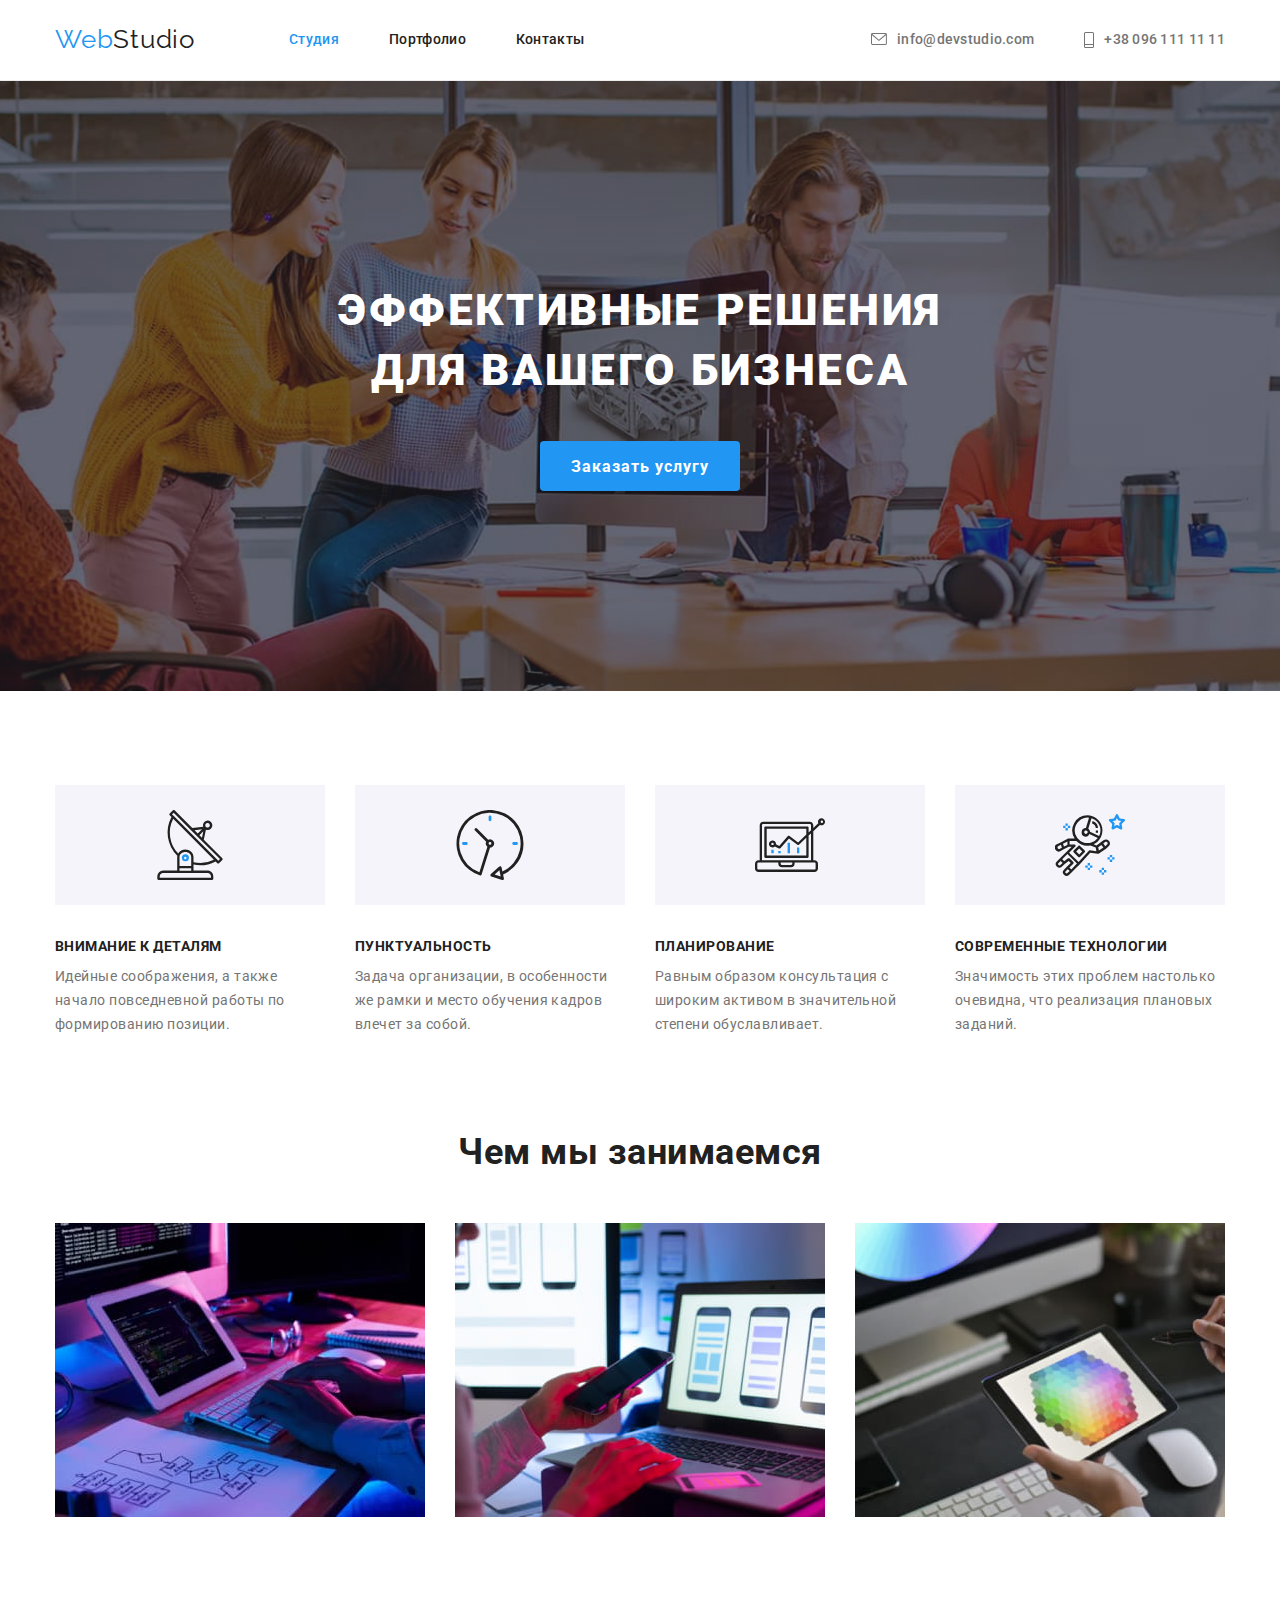
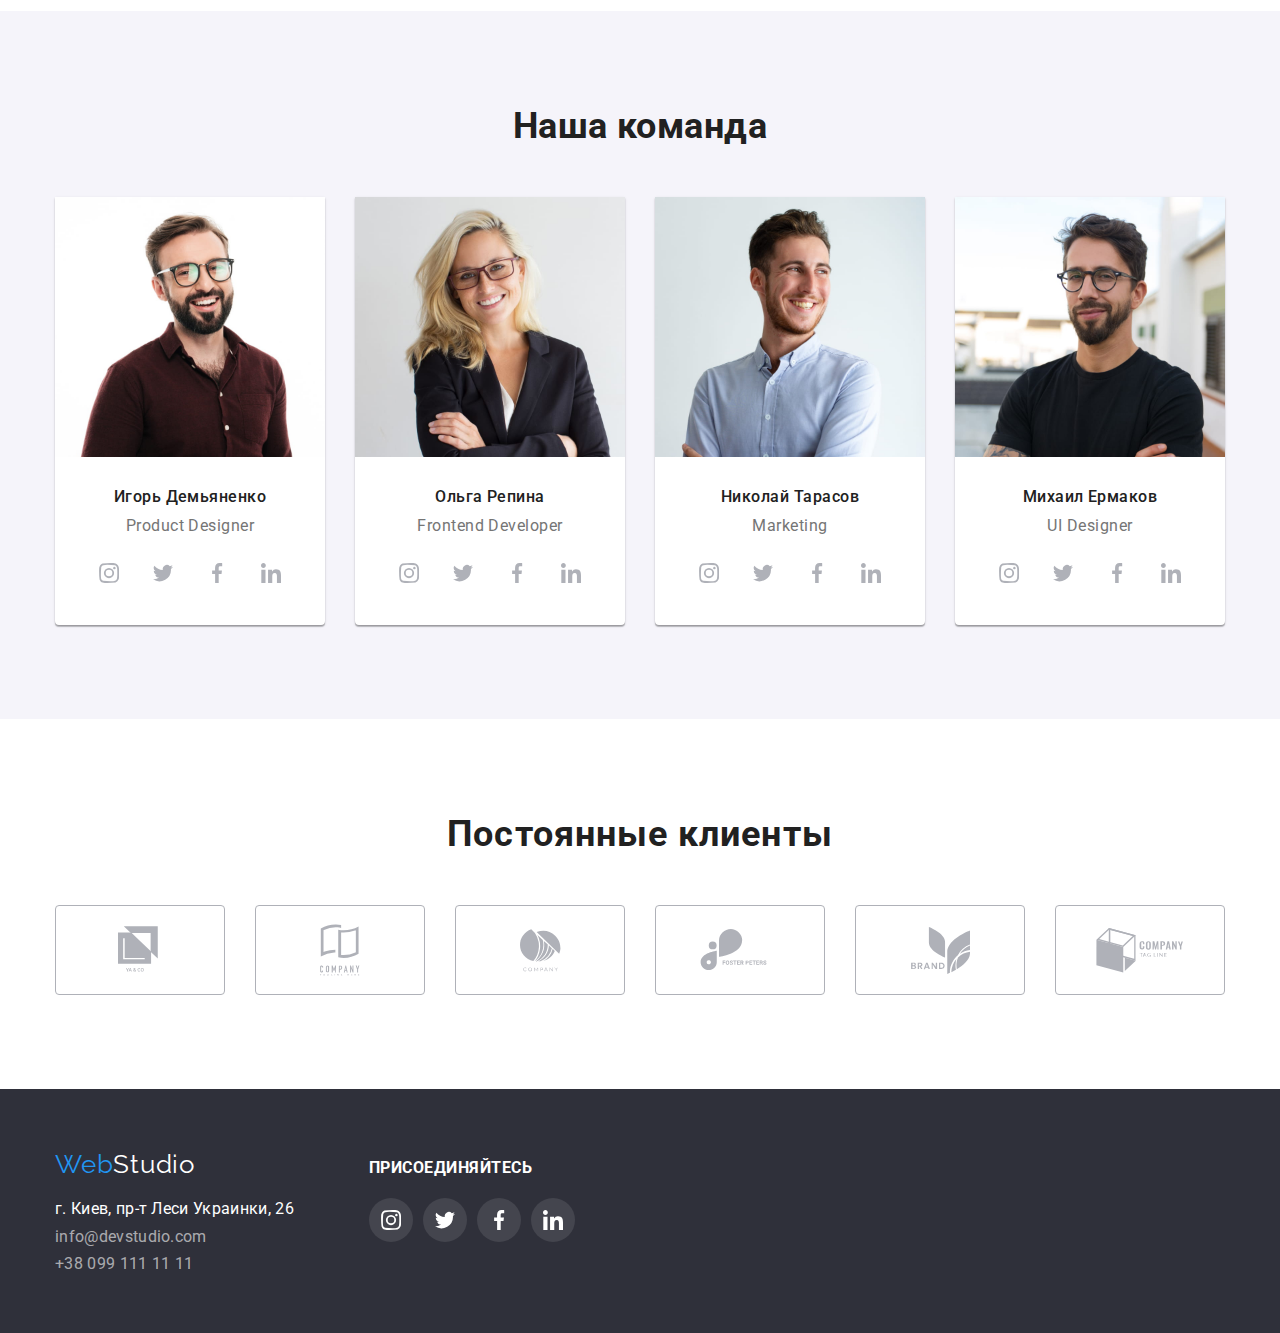
<file: index.html>
<!DOCTYPE html>
<html lang="ru">
<head>
    <meta charset="UTF-8">
    <meta name="viewport" content="width=device-width, initial-scale=1.0">
    <title>Студия</title>
    <link href="https://fonts.googleapis.com/css2?family=Raleway:wght@700&family=Roboto:wght@400;500;700;900&display=swap"
        rel="stylesheet">
        <link rel="stylesheet" href="https://cdnjs.cloudflare.com/ajax/libs/modern-normalize/1.0.0/modern-normalize.min.css" />
    <link rel="stylesheet" href="./css/styles.css">
</head>
<body>
    <header class="header">
        <div class="container">
            <nav class="nav-site">
                <ul class="nav-site-main">
                    <li lang="en" class="nav-item">
                        <a href="./index.html" class="logo-link"><span class="logo">Web</span>Studio</a>
                    </li>
                    <li class="nav-item font-500">
                        <a href="./index.html" class="link current">Студия</a>
                    </li>
                    <li class="nav-item font-500">
                        <a href="./portfolio.html" class="link">Портфолио</a>
                    </li>
                    <li class="nav-item font-500">
                        <a href="#" class="link">Контакты</a>
                    </li>
                </ul>
            </nav>
            <ul class="contacts-header">
                <li class="contacts-item font-500">
                    <a href="mailto:info@devstudio.com" class="contacts-link">
                        <svg class="first-header-svg" width="16px" height="12px">
                            <use href="./images/icons/symbol-defs-optimus.svg#icon-mailto"></use>
                        </svg>
                        info@devstudio.com
                    </a>
                </li>
                <li class="contacts-item font-500">
                    <a href="tel:+380961111111" class="contacts-link">
                        <svg class="second-header-svg" width="10px" height="16px">
                            <use href="./images/icons/symbol-defs-optimus.svg#icon-phone"></use>
                        </svg>
                        +38 096 111 11 11
                    </a>
                </li>
            </ul>
        </div>
    </header>
    <main>
        <!-- first section -->
        <section class="hero">
            <div class="container">
                <h1 class="font-900 letter-spacing-06 uppercase">Эффективные решения для вашего бизнеса</h1>
                <button type="button" class="font-700 letter-spacing-06 button button-bc">Заказать услугу</button>
            </div>
        </section>
        <!-- second section -->
        <section class="features">
            <div class="container">
                <h2 hidden>Наши преимущества</h2>
                <ul class="features-list">
                    <li class="features-item features-first">
                        <h3 class="font-700 uppercase">Внимание к деталям</h3>
                        <p>Идейные соображения, а также начало повседневной работы по формированию позиции.</p>
                    </li>
                    <li class="features-item features-second">
                        <h3 class="font-700 uppercase">Пунктуальность</h3>
                        <p>Задача организации, в особенности же рамки и место обучения кадров влечет за собой.</p>
                    </li>
                    <li class="features-item features-third">
                        <h3 class="font-700 uppercase">Планирование</h3>
                        <p>Равным образом консультация с широким активом в значительной степени обуславливает.</p>
                    </li>
                    <li class="features-item features-forth">
                        <h3 class="font-700 uppercase">Современные технологии</h3>
                        <p>Значимость этих проблем настолько очевидна, что реализация плановых заданий.</p>
                    </li>
                </ul>
            </div>
        </section>
        <!-- third section -->
        <section class="what-we-do">
            <div class="container">
                <h2 class="font-700 what-we-do-title">Чем мы занимаемся</h2>
                <ul class="what-we-do-list">
                    <li class="wwd-list-item">
                        <img src="./images/what-we-do/what-we-do-1.jpg" alt="do programming" width="370">
                    </li>
                    <li class="wwd-list-item">
                        <img src="./images/what-we-do/what-we-do-2.jpg" alt="do adaptive" width="370">
                    </li>
                    <li class="wwd-list-item">
                        <img src="./images/what-we-do/what-we-do-3.jpg" alt="do design" width="370">
                    </li>
                </ul>
            </div>
        </section>
        <!-- forth section -->
        <section class="team">
            <div class="container">
                <h2 class="font-700 team-title">Наша команда</h2>
                <ul class="team-list">
                    <li class="team-list-item">
                        <img src="./images/our-team/igor-demianenko.jpg" alt="Игорь Демьяненко" width="270">
                        <div class="team-div">
                            <h3 class="font-500 team-title-member">Игорь Демьяненко</h3>
                            <p lang="en" class="team-member-chair">Product Designer</p>
                        </div>
                        <ul class="member-social-list">
                            <li class="member-list-item">
                                <a href="#" class="member-social-link-link">
                                    <svg class="social-svg" width="20px" height="20px">
                                        <use href="./images/icons/symbol-defs-optimus.svg#icon-instagram"></use>
                                    </svg>
                                </a>
                            </li>
                            <li class="member-list-item">
                                <a href="#" class="member-social-link-link">
                                    <svg class="social-svg" width="20px" height="20px">
                                        <use href="./images/icons/symbol-defs-optimus.svg#icon-twitter"></use>
                                    </svg>
                                </a>
                            </li>
                            <li class="member-list-item">
                                <a href="#" class="member-social-link-link">
                                    <svg class="social-svg" width="20px" height="20px">
                                        <use href="./images/icons/symbol-defs-optimus.svg#icon-facebook"></use>
                                    </svg>
                                </a>
                            </li>
                            <li class="member-list-item">
                                <a href="#" class="member-social-link-link">
                                    <svg class="social-svg" width="20px" height="20px">
                                        <use href="./images/icons/symbol-defs-optimus.svg#icon-linkedin"></use>
                                    </svg>
                                </a>
                            </li>
                        </ul>
                    </li>
                    <li class="team-list-item">
                        <img src="./images/our-team/olga-repina.jpg" alt="Ольга Репина" width="270">
                        <div class="team-div">
                            <h3 class="font-500 team-title-member">Ольга Репина</h3>
                            <p lang="en" class="team-member-chair">Frontend Developer</p>
                        </div>
                        <ul class="member-social-list">
                            <li class="member-list-item">
                                <a href="#" class="member-social-link-link">
                                    <svg class="social-svg" width="20px" height="20px">
                                        <use href="./images/icons/symbol-defs-optimus.svg#icon-instagram"></use>
                                    </svg>
                                </a>
                            </li>
                            <li class="member-list-item">
                                <a href="#" class="member-social-link-link">
                                    <svg class="social-svg" width="20px" height="20px">
                                        <use href="./images/icons/symbol-defs-optimus.svg#icon-twitter"></use>
                                    </svg>
                                </a>
                            </li>
                            <li class="member-list-item">
                                <a href="#" class="member-social-link-link">
                                    <svg class="social-svg" width="20px" height="20px">
                                        <use href="./images/icons/symbol-defs-optimus.svg#icon-facebook"></use>
                                    </svg>
                                </a>
                            </li>
                            <li class="member-list-item">
                                <a href="#" class="member-social-link-link">
                                    <svg class="social-svg" width="20px" height="20px">
                                        <use href="./images/icons/symbol-defs-optimus.svg#icon-linkedin"></use>
                                    </svg>
                                </a>
                            </li>
                        </ul>
                    </li>
                    <li class="team-list-item">
                        <img src="./images/our-team/nikolay-tarasov.jpg" alt="Николай Тарасов" width="270">
                        <div class="team-div">
                            <h3 class="font-500 team-title-member">Николай Тарасов</h3>
                            <p lang="en" class="team-member-chair">Marketing</p>
                        </div>
                        <ul class="member-social-list">
                            <li class="member-list-item">
                                <a href="#" class="member-social-link-link">
                                    <svg class="social-svg" width="20px" height="20px">
                                        <use href="./images/icons/symbol-defs-optimus.svg#icon-instagram"></use>
                                    </svg>
                                </a>
                            </li>
                            <li class="member-list-item">
                                <a href="#" class="member-social-link-link">
                                    <svg class="social-svg" width="20px" height="20px">
                                        <use href="./images/icons/symbol-defs-optimus.svg#icon-twitter"></use>
                                    </svg>
                                </a>
                            </li>
                            <li class="member-list-item">
                                <a href="#" class="member-social-link-link">
                                    <svg class="social-svg" width="20px" height="20px">
                                        <use href="./images/icons/symbol-defs-optimus.svg#icon-facebook"></use>
                                    </svg>
                                </a>
                            </li>
                            <li class="member-list-item">
                                <a href="#" class="member-social-link-link">
                                    <svg class="social-svg" width="20px" height="20px">
                                        <use href="./images/icons/symbol-defs-optimus.svg#icon-linkedin"></use>
                                    </svg>
                                </a>
                            </li>
                        </ul>
                    </li>
                    <li class="team-list-item">
                        <img src="./images/our-team/mihail-ermakov.jpg" alt="Михаил Ермаков" width="270">
                        <div class="team-div">
                            <h3 class="font-500 team-title-member">Михаил Ермаков</h3>
                            <p lang="en" class="team-member-chair">UI Designer</p>
                        </div>
                        <ul class="member-social-list">
                            <li class="member-list-item">
                                <a href="#" class="member-social-link-link">
                                    <svg class="social-svg" width="20px" height="20px">
                                        <use href="./images/icons/symbol-defs-optimus.svg#icon-instagram"></use>
                                    </svg>
                                </a>
                            </li>
                            <li class="member-list-item">
                                <a href="#" class="member-social-link-link">
                                    <svg class="social-svg" width="20px" height="20px">
                                        <use href="./images/icons/symbol-defs-optimus.svg#icon-twitter"></use>
                                    </svg>
                                </a>
                            </li>
                            <li class="member-list-item">
                                <a href="#" class="member-social-link-link">
                                    <svg class="social-svg" width="20px" height="20px">
                                        <use href="./images/icons/symbol-defs-optimus.svg#icon-facebook"></use>
                                    </svg>
                                </a>
                            </li>
                            <li class="member-list-item">
                                <a href="#" class="member-social-link-link">
                                    <svg class="social-svg" width="20px" height="20px">
                                        <use href="./images/icons/symbol-defs-optimus.svg#icon-linkedin"></use>
                                    </svg>
                                </a>
                            </li>
                        </ul>
                    </li>
                </ul>
            </div>
        </section>
                <!-- клиенты, fifth section -->
        <section class="our-clients">
            <div class="container">
                <h2 lang="ru" class="font-700 our-clients-title">Постоянные клиенты</h2>
                <ul class="clients-list">
                    <li class="clients-list-item">
                        <a href="" class="clients-list-link">
                            <svg class="social-svg" width="44" height="49">
                                <use href="./images/icons/symbol-defs-optimus.svg#icon-company-first"></use>
                            </svg>
                        </a>
                    </li>
                    <li class="clients-list-item">
                        <a href="" class="clients-list-link">
                            <svg class="social-svg" width="40" height="52">
                                <use href="./images/icons/symbol-defs-optimus.svg#icon-company-second"></use>
                            </svg>
                        </a>
                    </li>
                    <li class="clients-list-item">
                        <a href="" class="clients-list-link">
                            <svg class="social-svg" width="41" height="43">
                                <use href="./images/icons/symbol-defs-optimus.svg#icon-company-third"></use>
                            </svg>
                        </a>
                    </li>
                    <li class="clients-list-item">
                        <a href="" class="clients-list-link">
                            <svg class="social-svg" width="80" height="42">
                                <use href="./images/icons/symbol-defs-optimus.svg#icon-company-forth"></use>
                             </svg>
                        </a>
                    </li>
                    <li class="clients-list-item">
                        <a href="" class="clients-list-link">
                            <svg class="social-svg" width="59" height="47">
                                <use href="./images/icons/symbol-defs-optimus.svg#icon-company-fifth"></use>
                            </svg>
                        </a>
                    </li>
                    <li class="clients-list-item">
                        <a href="" class="clients-list-link">
                            <svg class="social-svg" width="88" height="45">
                                <use href="./images/icons/symbol-defs-optimus.svg#icon-company-sixth"></use>
                            </svg>
                        </a>
                    </li>
                </ul>
            </div>
        </section>
    </main>
    <footer class="footer">
        <div class="container">
            <div class="footer-leftside">
                <a href="./index.html" class="footer-link"><span class="logo">Web</span>Studio</a>
                <address class="address">
                    <ul class="footer-list">
                        <li class="footer-list-item">
                            <a href="https://goo.gl/maps/Ar7S7timAM4m2ztU9" target="_blank" class="city-address">г. Киев, пр-т Леси Украинки, 26</a>
                        </li>
                        <li class="footer-list-item">
                            <a href="mailto:info@devstudio.com">info@devstudio.com</a>
                        </li>
                        <li class="footer-list-item">
                            <a href="tel:+380991111111">+38 099 111 11 11</a>
                        </li>
                    </ul>
                </address>
            </div>
            <div class="footer-center">
                <p lang="ru" class="footer-text font-700">присоединяйтесь</p>
                <ul class="footer-social-list">
                    <li class="footer-social-list-item">
                        <a href="#" class="footer-social-link">
                            <svg class="social-svg" width="20px" height="20px">
                                <use href="./images/icons/symbol-defs-optimus.svg#icon-instagram"></use>
                            </svg>
                        </a>
                    </li>
                    <li class="footer-social-list-item">
                        <a href="#" class="footer-social-link">
                            <svg class="social-svg" width="20px" height="20px">
                                <use href="./images/icons/symbol-defs-optimus.svg#icon-twitter"></use>
                            </svg>
                        </a>
                    </li>
                    <li class="footer-social-list-item">
                        <a href="#" class="footer-social-link">
                            <svg class="social-svg" width="20px" height="20px">
                                <use href="./images/icons/symbol-defs-optimus.svg#icon-facebook"></use>
                            </svg>
                        </a>
                    </li>
                    <li class="footer-social-list-item">
                        <a href="#" class="footer-social-link">
                            <svg class="social-svg" width="20px" height="20px">
                                <use href="./images/icons/symbol-defs-optimus.svg#icon-linkedin"></use>
                            </svg>
                        </a>
                    </li>
                </ul>
            </div>
        </div>
    </footer>
</body>
</html>
</file>
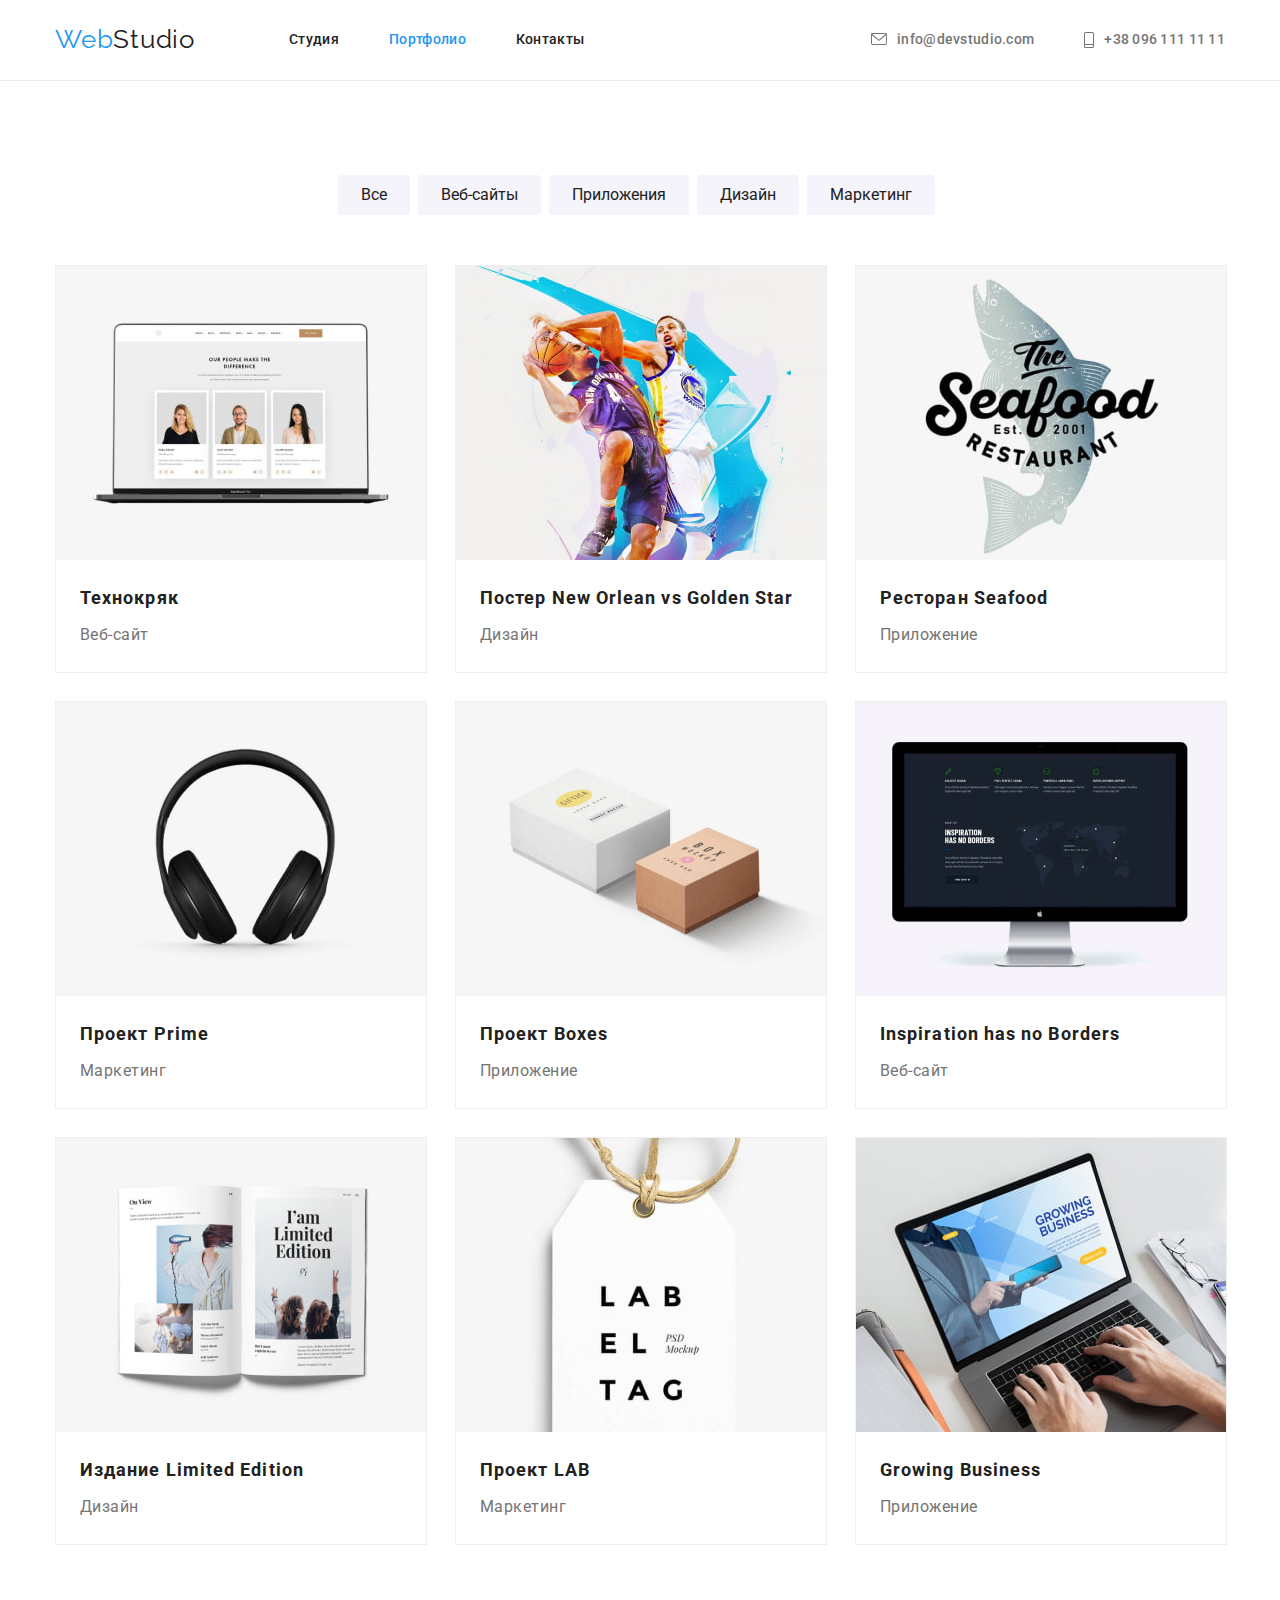
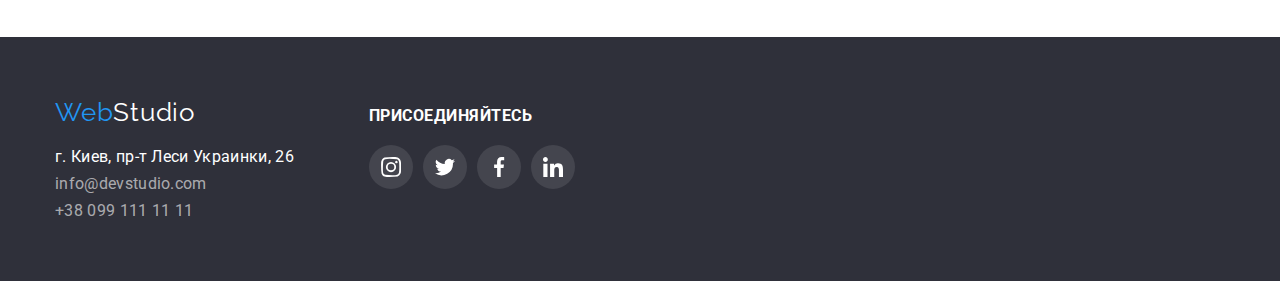
<file: portfolio.html>
<!DOCTYPE html>
<html lang="ru">

<head>
    <meta charset="UTF-8">
    <meta name="viewport" content="width=device-width, initial-scale=1.0">
    <title>Портфолио</title>
    <link href="https://fonts.googleapis.com/css2?family=Raleway:wght@700&family=Roboto:wght@400;500;700;900&display=swap"
        rel="stylesheet">
        <link rel="stylesheet" href="https://cdnjs.cloudflare.com/ajax/libs/modern-normalize/1.0.0/modern-normalize.min.css" />
    <link rel="stylesheet" href="./css/styles.css">
</head>
<body>
    <header class="header">
        <div class="container">
            <nav class="nav-site">
                <ul class="nav-site-main">
                    <li lang="en" class="nav-item">
                        <a href="./index.html" class="logo-link"><span class="logo">Web</span>Studio</a>
                    </li>
                    <li class="nav-item font-500">
                        <a href="./index.html" class="link">Студия</a>
                    </li>
                    <li class="nav-item font-500">
                        <a href="./portfolio.html" class="link current">Портфолио</a>
                    </li>
                    <li class="nav-item font-500">
                        <a href="#" class="link">Контакты</a>
                    </li>
                </ul>
            </nav>
            <ul class="contacts-header">
                <li class="contacts-item font-500">
                    <a href="mailto:info@devstudio.com" class="contacts-link">
                        <svg class="first-header-svg" width="16px" height="12px">
                            <use href="./images/icons/symbol-defs-optimus.svg#icon-mailto"></use>
                        </svg>
                        info@devstudio.com
                    </a>
                </li>
                <li class="contacts-item font-500">
                    <a href="tel:+380961111111" class="contacts-link">
                        <svg class="second-header-svg" width="10px" height="16px">
                            <use href="./images/icons/symbol-defs-optimus.svg#icon-phone"></use>
                        </svg>
                        +38 096 111 11 11
                    </a>
                </li>
            </ul>
        </div>
    </header>
    <main>
        <section class="portfolio-main">
            <div class="container">
                <h1 hidden lang="en">Portfolio</h1>
                <ul class="portfolio-filter">
                    <li class="pf-button">
                        <button type="button" class="filter-button button-bc">Все</button>
                    </li>
                    <li class="pf-button">
                        <button type="button" class="filter-button button-bc">Веб-сайты</button>
                    </li>
                    <li class="pf-button">
                        <button type="button" class="filter-button button-bc">Приложения</button>
                    </li>
                    <li class="pf-button">
                        <button type="button" class="filter-button button-bc">Дизайн</button>
                    </li>
                    <li class="pf-button">
                        <button type="button" class="filter-button button-bc">Маркетинг</button>
                    </li>
                </ul>
                <h2 hidden>Our Works</h2>
                <ul class="portfolio-list">
                    <li class="portfolio-list-item">
                        <a href="" class="portfolio-list-link">
                            <img src="./images/portfolio/techno_crack.jpg" alt="techno crack">
                            <div class="portfolio-card-div">
                                <h3>Технокряк</h3>
                                <p>Веб-сайт</p>
                            </div>
                        </a>
                    </li>
                    <li class="portfolio-list-item">
                        <a href="" class="portfolio-list-link">
                            <img src="./images/portfolio/new_orlean_vs_golden_star.jpg" alt="new orlean vs golden star">
                            <div class="portfolio-card-div">
                                <h3>Постер New Orlean vs Golden Star</h3>
                                <p>Дизайн</p>
                            </div>
                        </a>
                    </li>
                    <li class="portfolio-list-item">
                        <a href="" class="portfolio-list-link">
                            <img src="./images/portfolio/seafood_restaurant.jpg" alt="seafood restaurant">
                            <div class="portfolio-card-div">
                                <h3>Ресторан Seafood</h3>
                                <p>Приложение</p>
                            </div>
                        </a>
                    </li>
                    <li class="portfolio-list-item">
                        <a href="" class="portfolio-list-link">
                            <img src="./images/portfolio/project_prime.jpg" alt="project prime">
                            <div class="portfolio-card-div">
                                <h3>Проект Prime</h3>
                                <p>Маркетинг</p>
                            </div>
                        </a>
                    </li>
                    <li class="portfolio-list-item">
                        <a href="" class="portfolio-list-link">
                            <img src="./images/portfolio/project_boxes.jpg" alt="project boxes">
                            <div class="portfolio-card-div">
                                <h3>Проект Boxes</h3>
                                <p>Приложение</p>
                            </div>
                        </a>
                    </li>
                    <li class="portfolio-list-item">
                        <a href="" class="portfolio-list-link">
                            <img src="./images/portfolio/inspiration_has_no_borders.jpg" alt="inspiration has no borders">
                            <div class="portfolio-card-div">
                                <h3>Inspiration has no Borders</h3>
                                <p>Веб-сайт</p>
                            </div>
                        </a>
                    </li>
                    <li class="portfolio-list-item bottom-list-item">
                        <a href="" class="portfolio-list-link">
                            <img src="./images/portfolio/limited_edition.jpg" alt="limited edition">
                            <div class="portfolio-card-div">
                                <h3>Издание Limited Edition</h3>
                                <p>Дизайн</p>
                            </div>
                        </a>
                    </li>
                    <li class="portfolio-list-item bottom-list-item">
                        <a href="" class="portfolio-list-link">
                            <img src="./images/portfolio/project_lab.jpg" alt="project lab">
                            <div class="portfolio-card-div">
                                <h3>Проект LAB</h3>
                                <p>Маркетинг</p>
                            </div>
                        </a>
                    </li>
                    <li class="portfolio-list-item bottom-list-item">
                        <a href="" class="portfolio-list-link">
                            <img src="./images/portfolio/growing_business.jpg" alt="growing business">
                            <div class="portfolio-card-div">
                                <h3>Growing Business</h3>
                                <p>Приложение</p>
                            </div>
                        </a>
                    </li>
                </ul>
            </div>
        </section>
        
    </main>
    <footer class="footer">
        <div class="container">
            <div class="footer-leftside">
                <a href="./index.html" class="footer-link"><span class="logo">Web</span>Studio</a>
                <address class="address">
                    <ul class="footer-list">
                        <li class="footer-list-item">
                            <a href="https://goo.gl/maps/Ar7S7timAM4m2ztU9" target="_blank" class="city-address">г. Киев,
                                пр-т Леси Украинки, 26</a>
                        </li>
                        <li class="footer-list-item">
                            <a href="mailto:info@devstudio.com">info@devstudio.com</a>
                        </li>
                        <li class="footer-list-item">
                            <a href="tel:+380991111111">+38 099 111 11 11</a>
                        </li>
                    </ul>
                </address>
            </div>
            <div class="footer-center">
                <p lang="ru" class="footer-text font-700">присоединяйтесь</p>
                <ul class="footer-social-list">
                    <li class="footer-social-list-item">
                        <a href="#" class="footer-social-link">
                            <svg class="social-svg" width="20px" height="20px">
                                <use href="./images/icons/symbol-defs-optimus.svg#icon-instagram"></use>
                            </svg>
                        </a>
                    </li>
                    <li class="footer-social-list-item">
                        <a href="#" class="footer-social-link">
                            <svg class="social-svg" width="20px" height="20px">
                                <use href="./images/icons/symbol-defs-optimus.svg#icon-twitter"></use>
                            </svg>
                        </a>
                    </li>
                    <li class="footer-social-list-item">
                        <a href="#" class="footer-social-link">
                            <svg class="social-svg" width="20px" height="20px">
                                <use href="./images/icons/symbol-defs-optimus.svg#icon-facebook"></use>
                            </svg>
                        </a>
                    </li>
                    <li class="footer-social-list-item">
                        <a href="#" class="footer-social-link">
                            <svg class="social-svg" width="20px" height="20px">
                                <use href="./images/icons/symbol-defs-optimus.svg#icon-linkedin"></use>
                            </svg>
                        </a>
                    </li>
                </ul>
            </div>
        </div>
    </footer>
</body>
</html>
</file>
<file: css/styles.css>
:root {
  --main-text-color: #212121;
  --other-text-color: #757575;
  --color-hover_focus: #2196f3;
  --font-title: "Raleway", sans-serif;
  --font-other: "Roboto", sans-serif;
  --very-light-color: #fff;
  --dark-background: #2f303a;
  --grey-light-background: #ececec;
  --grey-ld-background: #f5f4fa;
  --border-color: #eee;
  --svg-color-cool: #afb1b8;
  --semi-black: rgba(255, 255, 255, 0.1);
}
body {
  color: var(--main-text-color);
  font-family: var(--font-other);
  font-weight: 400;
  letter-spacing: 0.03em;
  background: var(--very-light-color);
}
img {
  display: block;
}
.nav-item:last-child {
  margin-right: 0;
}
.nav-item {
  margin-right: 50px;
  color: inherit;
}
.link {
  display: block;
  padding: 32px 0;
}
.nav-item:first-child {
  margin-right: 94px;
}
ul {
  list-style: none;
  padding: 0;
  margin: 0;
}
.header {
  background-color: var(--very-light-color);
  border-bottom: 1px solid var(--grey-light-background);
}
.container {
  width: 1200px;
  margin: 0 auto;
  padding: 0 15px;
}
.header > .container {
  display: flex;
  justify-content: space-between;
}
.nav-site-main,
.contacts-header {
  display: flex;
  align-items: center;
}
.header ul {
  font-size: 14px;
  line-height: 1.14;
}
.header nav {
  letter-spacing: 0.02em;
}
.nav-site .nav-item > .current {
  color: var(--color-hover_focus);
}
.logo-link {
  display: flex;
  font-family: var(--font-title);
  letter-spacing: 0.03em;
  font-size: 26px;
  line-height: 1.19;
  padding: 24px 0 25px 0;
}
.logo {
  color: var(--color-hover_focus);
}
.contacts-header {
  display: flex;
  color: var(--other-text-color);
  letter-spacing: 0.02em;
}
.contacts-header .contacts-item + .contacts-item {
  margin-left: 50px;
}
.contacts-link:visited,
.contacts-link:link {
  color: var(--other-text-color);
}
.contacts-link {
  display: flex;
  padding: 32px 0;
}
.first-header-svg,
.second-header-svg {
  fill: currentColor;
  margin-right: 10px;
  display: block;
  margin-top: 1px;
}
.second-header-svg {
  margin-top: 0;
}
a {
  text-decoration: none;
}
.nav-site a {
  color: var(--main-text-color);
}
.nav-item:visited {
  color: var(--main-text-color);
}
.logo-link:hover,
.logo-link:focus,
.nav-item:hover,
.nav-item:focus,
.contacts-link:hover,
.contacts-link:focus {
  color: var(--color-hover_focus);
}
.link:visited,
.link:link {
  color: var(--main-text-color);
}
.link:hover,
.link:focus {
  color: var(--color-hover_focus);
}
.hero {
  max-width: 1600px;
  padding: 200px 0;
  text-align: center;
  background-image: linear-gradient(
      to right,
      rgba(47, 48, 58, 0.4),
      rgba(47, 48, 58, 0.4)
    ),
    url(../images/background/hero-background.jpg);
  background-repeat: no-repeat;
  background-size: cover;
  background-position: center;
  color: var(--very-light-color);
  margin: 0 auto;
}
.font-900 {
  font-weight: 900;
  margin: 0 230px 40px 230px;
  font-size: 44px;
  line-height: 1.36;
}
.button {
  line-height: 1.87;
  background: var(--color-hover_focus);
  color: var(--very-light-color);
  padding: 10px 30px;
  min-width: 200px;
  max-height: 50px;
}
.hero .button.button-bc:hover,
.hero .button.button-bc:focus {
  cursor: pointer;
}
.features,
.our-clients,
.portfolio-main {
  padding: 94px 0;
}
.features-list {
  display: flex;
  justify-content: space-between;
  text-align: left;
}
.features-item {
  text-align: left;
  max-width: 270px;
}
.features-list .features-item {
  margin-right: 30px;
}
.features-list .features-item::before {
  width: 100%;
  height: 120px;
  background: var(--grey-ld-background);
  content: "";
  display: inline-block;
  margin-bottom: 30px;
}
.features-list .features-first::before {
  background-image: url("../images/background/attantion-to-details.svg");
  background-position: center;
  background-repeat: no-repeat;
}
.features-list .features-second::before {
  background-image: url("../images/background/time.svg");
  background-position: center;
  background-repeat: no-repeat;
}
.features-list .features-third::before {
  background-image: url("../images/background/planning.svg");
  background-position: center;
  background-repeat: no-repeat;
}
.features-list .features-forth::before {
  background-image: url("../images/background/newtime-techs.svg");
  background-position: center;
  background-repeat: no-repeat;
}
.features-list .features-item:last-child {
  margin-right: 0;
}
.features-list .features-item h3 {
  font-size: 14px;
  line-height: 1.14;
  margin: 0 0 10px 0;
}
.features-list p {
  font-size: 14px;
  line-height: 1.71;
  margin: 0;
}
.what-we-do {
  padding-bottom: 94px;
}
.what-we-do h2,
.team h2 {
  font-size: 36px;
  line-height: 1.17;
  text-align: center;
}
.what-we-do-title {
  margin: 0 0 50px 0;
}
.what-we-do-list {
  display: flex;
  justify-content: space-between;
}
.what-we-do-list .wwd-list-item {
  margin-right: 30px;
  padding: 0;
}
.what-we-do-list .wwd-list-item:last-child {
  margin-right: 0;
}
.team {
  background: var(--grey-ld-background);
  display: flex;
  padding: 94px 0;
}
.team-title {
  margin: 0;
}
.team .team-list-item {
  margin-right: 30px;
}
.team .team-list-item:last-child {
  margin-right: 0;
}
.team h3,
.team p {
  font-size: 16px;
  line-height: 1.19;
}
.features-list p,
.team p {
  color: var(--other-text-color);
}
.team-list {
  margin: 50px 0 0;
  display: flex;
  justify-content: space-between;
}
.team-list .team-list-item {
  background: var(--very-light-color);
  text-align: center;
  box-shadow: 0px 1px 3px rgba(0, 0, 0, 0.12), 0px 1px 1px rgba(0, 0, 0, 0.14),
    0px 2px 1px rgba(0, 0, 0, 0.2);
  border-radius: 0px 0px 4px 4px;
}
.team-div {
  display: block;
  width: 100%;
  padding: 30px 0 16px 0;
}
.team-title-member {
  margin: 0 0 10px 0;
}
.team-member-chair {
  margin: 0;
}
.member-social-list {
  display: flex;
  padding: 0 32px 30px;
  justify-content: space-between;
}
.member-list-item {
  width: 44px;
  height: 44px;
}
.member-social-link-link {
  display: flex;
  width: 100%;
  height: 100%;
  justify-content: center;
  align-items: center;
  border: 1px solid transparent;
  border-radius: 50%;
}
.social-svg {
  fill: var(--svg-color-cool);
  display: block;
}
.member-social-link-link:hover,
.member-social-link-link:hover .social-svg,
.member-social-link-link:focus,
.member-social-link-link:focus .social-svg {
  background-color: var(--color-hover_focus);
  fill: var(--very-light-color);
}
.letter-spacing-06 {
  letter-spacing: 0.06em;
}
.uppercase {
  text-transform: uppercase;
}
.font-500 {
  font-weight: 500;
}
.font-700 {
  font-weight: 700;
}
/* клиенты */
.our-clients-title {
  margin-top: 0;
  margin-bottom: 50px;
  font-size: 36px;
  line-height: 1.17;
  text-align: center;
  letter-spacing: 0.03em;
}
.clients-list {
  display: flex;
}
.clients-list-item {
  margin-right: 30px;
  width: 170px;
  height: 90px;
}
.clients-list-link {
  display: flex;
  justify-content: center;
  align-items: center;
  width: 100%;
  height: 100%;
  border: 1px solid var(--svg-color-cool);
  box-sizing: border-box;
  border-radius: 4px;
}
.clients-list .clients-list-item:last-child {
  margin-right: 0;
}
.clients-list-link:hover,
.clients-list-link:hover .social-svg,
.clients-list-link:focus,
.clients-list-link:focus .social-svg {
  border-color: var(--color-hover_focus);
  fill: var(--color-hover_focus);
}
/* футер */
.footer {
  background: var(--dark-background);
  padding: 60px 0;
}
.footer > .container {
  display: flex;
  align-items: baseline;
}
.footer a {
  color: rgba(255, 255, 255, 0.6);
  letter-spacing: 0.02em;
}
.footer-leftside {
  padding-right: 75px;
}
.footer-leftside .footer-link {
  color: var(--very-light-color);
  font-family: var(--font-title);
  letter-spacing: 0.03em;
  font-size: 26px;
  line-height: 1.19;
}
.footer a:hover,
.footer a:focus {
  color: var(--color-hover_focus);
}
.footer-list {
  display: flex;
  flex-direction: column;
  margin: 20px 0 0 0;
  font-style: normal;
}
.footer-list .footer-list-item + .footer-list-item {
  margin: 9px 0 0 0;
}
.footer-list .city-address {
  color: var(--very-light-color);
}

.footer-text {
  text-transform: uppercase;
  color: var(--very-light-color);
  margin-top: 0;
  margin-bottom: 20px;
}
.footer-social-list {
  display: flex;
  max-height: 80px;
  justify-content: space-between;
}
.footer-social-list-item {
  margin-right: 10px;
  width: 44px;
  height: 44px;
}
.footer-social-list-item:last-child {
  margin-right: 0;
}
.footer-social-link {
  display: flex;
  width: 100%;
  height: 100%;
  justify-content: center;
  align-items: center;
  border: 1px solid transparent;
  border-radius: 50%;
  background-color: var(--semi-black);
  box-sizing: border-box;
}
.footer .social-svg {
  fill: var(--very-light-color);
  display: block;
}
.footer-social-link:hover,
.footer-social-link:focus {
  background-color: var(--color-hover_focus);
}
/* подключаем портфолио */
.portfolio-filter {
  display: flex;
  margin-bottom: 50px;
  justify-content: center;
}
.filter-button {
  padding: 6px 22px;
}
.pf-button:not(last-child) {
  margin-right: 8px;
}
.filter-button {
  line-height: 1.62;
}
.button,
.filter-button {
  font-family: inherit;
  font-size: 16px;
  text-align: center;
  border-radius: 4px;
  border: 1px solid transparent;
}
.portfolio-main .filter-button.button-bc {
  background: var(--grey-ld-background);
  color: var(--main-text-color);
}
.portfolio-main .filter-button.button-bc:hover,
.portfolio-main .filter-button.button-bc:focus {
  background: var(--color-hover_focus);
  color: var(--very-light-color);
  cursor: pointer;
  box-shadow: 0px 3px 1px rgba(0, 0, 0, 0.1), 0px 1px 2px rgba(0, 0, 0, 0.08),
    0px 2px 2px rgba(0, 0, 0, 0.12);
}
.portfolio-list {
  display: flex;
  flex-wrap: wrap;
}
.portfolio-list-item {
  margin: 0 30px 30px 0;
  width: calc((100% - 60px) / 3);
}
.portfolio-list-item:nth-child(3n) {
  margin-right: 0;
}
.portfolio-list-item:nth-last-child(-n + 3) {
  margin-bottom: 0;
}
.portfolio-list-link {
  display: block;
  width: 100%;
  height: 100%;
  border: 1px solid var(--border-color);
  box-sizing: content-box;
}
.portfolio-list-link:hover,
.portfolio-list-link:focus {
  box-shadow: 0px 1px 1px rgba(0, 0, 0, 0.12), 0px 4px 4px rgba(0, 0, 0, 0.06),
    1px 4px 6px rgba(0, 0, 0, 0.16);
}
.portfolio-card-div {
  display: block;
  width: 100%;
  padding: 20px 24px;
}
.portfolio-list h3 {
  font-weight: 700;
  color: var(--main-text-color);
  letter-spacing: 0.06em;
  font-size: 18px;
  line-height: 2;
  margin: 0 0 4px 0;
}
.portfolio-list p {
  font-weight: 400;
  color: var(--other-text-color);
  font-size: 16px;
  line-height: 1.87;
  margin: 0;
}
</file>
